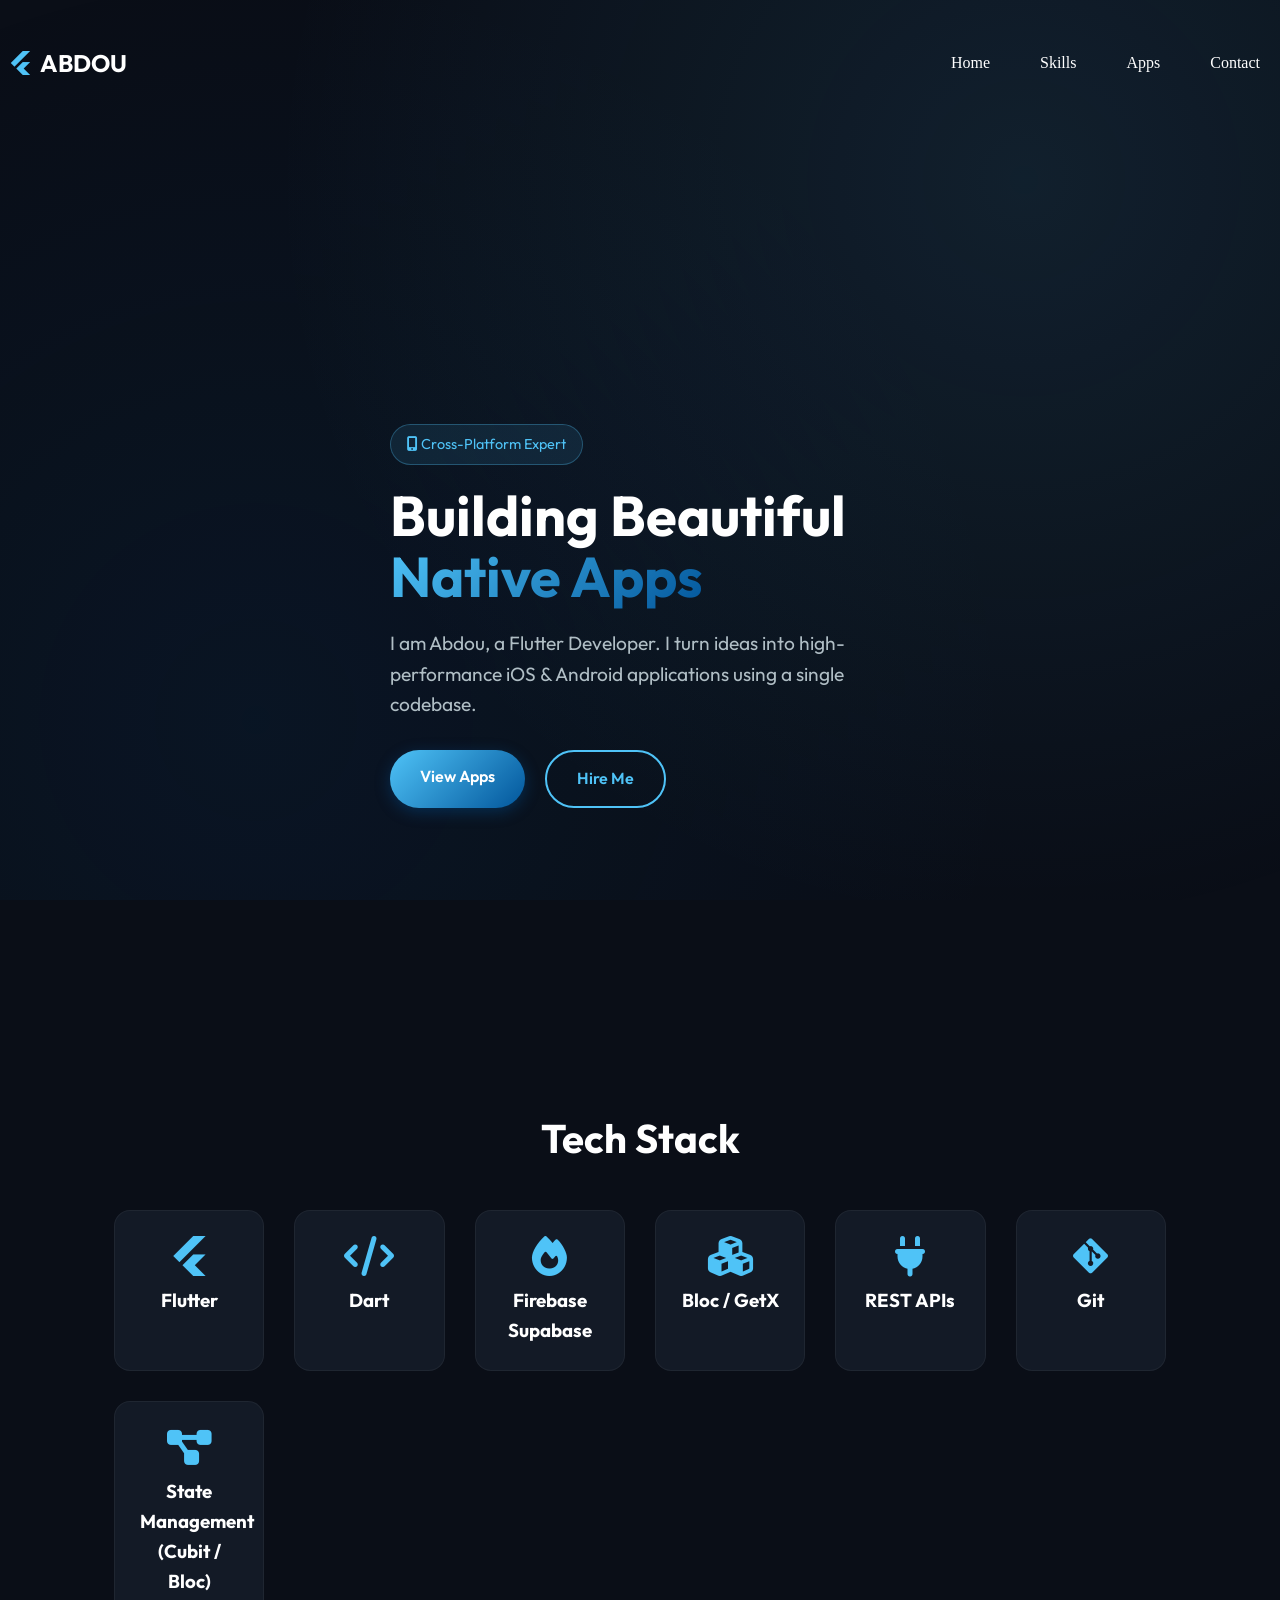
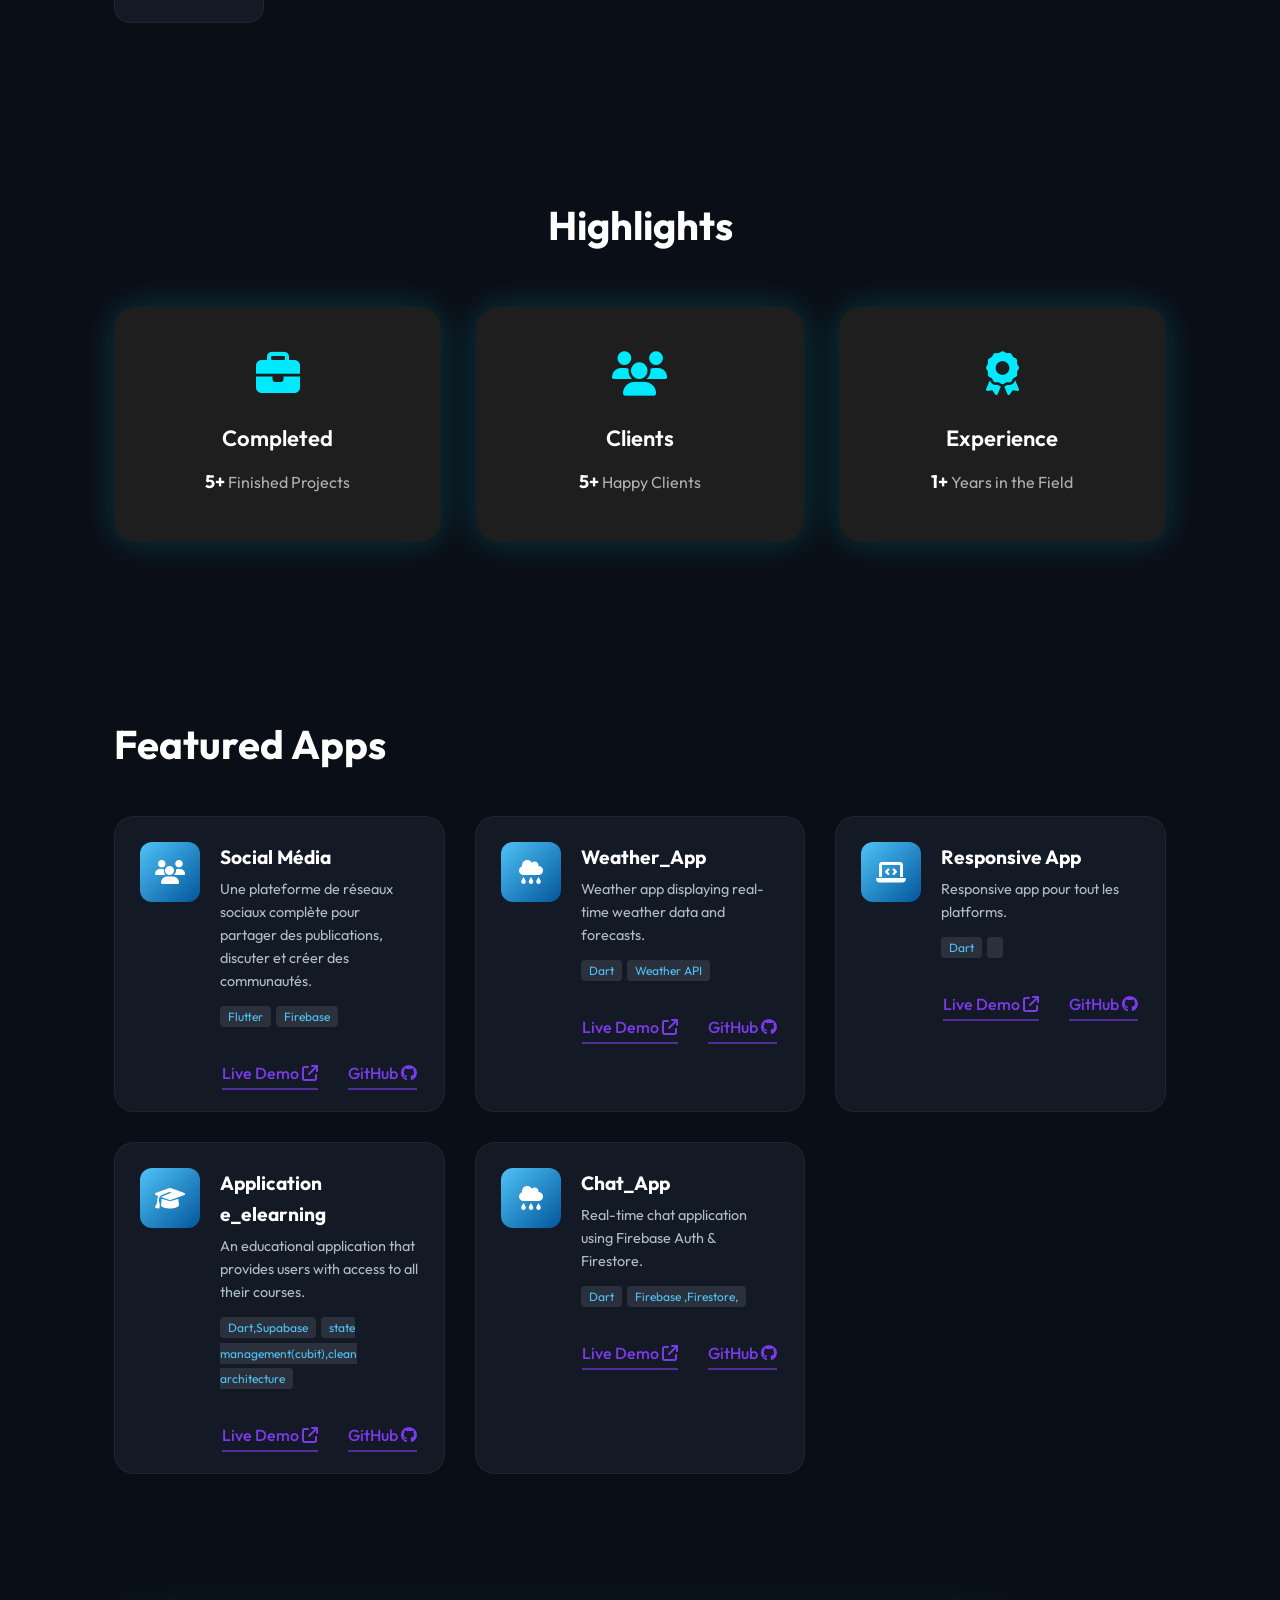
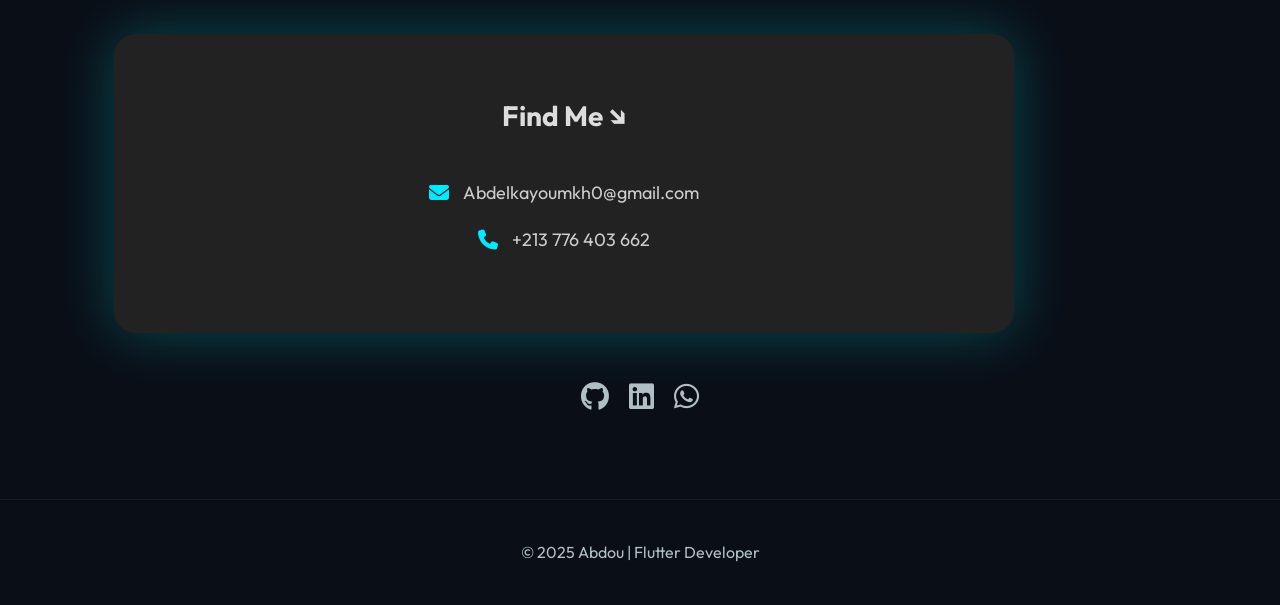
<file: index.html>
<!DOCTYPE html>
<html lang="en">
<head>
  <link href="https://fonts.googleapis.com/icon?family=Material+Icons" rel="stylesheet">
  <meta charset="UTF-8" />
  <meta name="viewport" content="width=device-width, initial-scale=1.0" />
  <title>Abdou | Flutter Developer</title>

  <!-- Google Font -->
  <link rel="preconnect" href="https://fonts.googleapis.com">
  <link rel="preconnect" href="https://fonts.gstatic.com" crossorigin>
  <link href="https://fonts.googleapis.com/css2?family=Outfit:wght@300;400;600;800&display=swap" rel="stylesheet">

  <!-- Font Awesome -->
  <link rel="stylesheet" href="https://cdnjs.cloudflare.com/ajax/libs/font-awesome/6.4.0/css/all.min.css">

  <link rel="stylesheet" href="style.css" />
</head>
<body>

<div class="glow-bg"></div>

<!-- ===== NAVBAR ===== -->
<nav class="navbar">
  
    <a href="#" class="logo"><i class="fab fa-flutter"></i> ABDOU<span class="dot"></span></a>
    <ul class="nav-links">
      <li><a href="#home">Home</a></li>
      <li><a href="#skills">Skills</a></li>
      <li><a href="#apps">Apps</a></li>
      <li><a href="#contact">Contact</a></li>
    </ul>
 
</nav>

<!-- ===== HERO ===== -->
<section class="hero" id="home">
  <div class="container hero-content">
    <div class="badge">
      <i class="fas fa-mobile-alt"></i> Cross-Platform Expert
    </div>
    <h1>Building Beautiful <br><span class="gradient-text">Native Apps</span></h1>
    <p>
      I am Abdou, a Flutter Developer. I turn ideas into high-performance
      iOS & Android applications using a single codebase.
    </p>
    <div class="hero-btns">
      <a href="#apps" class="btn glow-btn">View Apps</a>
      <a href="#contact" class="btn outline-btn">Hire Me</a>
    </div>
  </div>
</section>

<!-- ===== SKILLS ===== -->
<section class="skills" id="skills">
  <div class="container">
    <h2 class="section-title center-title">Tech Stack</h2>
    <div class="skills-grid">
      <div class="skill-card"><i class="fab fa-flutter"></i><h3>Flutter</h3></div>
      <div class="skill-card"><i class="fas fa-code"></i><h3>Dart</h3></div>
      <div class="skill-card"><i class="fas fa-fire"></i><h3>Firebase <br>  Supabase</h3></div>
      <div class="skill-card"><i class="fas fa-cubes"></i><h3>Bloc / GetX</h3></div>
      <div class="skill-card"><i class="fas fa-plug"></i><h3>REST APIs</h3></div>
      <div class="skill-card"><i class="fab fa-git-alt"></i><h3>Git</h3></div>
       <div class="skill-card"><i class="fas fa-project-diagram"></i><h3>State Management<br>(Cubit / Bloc)</h3></div>
    </div>
  </div>
</section>

<!-- ===== HIGHLIGHTS (ADDED) ===== -->
<section class="highlights">
  <div class="container">
    <h2 class="section-title center-title">Highlights</h2>

    <div class="highlights-grid">
      <div class="highlight-card">
        <i class="fas fa-briefcase"></i>
        <h3>Completed</h3>
        <p><strong>5+</strong> Finished Projects</p>
      </div>

      <div class="highlight-card">
        <i class="fas fa-users"></i>
        <h3>Clients</h3>
        <p><strong>5+</strong> Happy Clients</p>
      </div>

      <div class="highlight-card">
        <i class="fas fa-award"></i>
        <h3>Experience</h3>
        <p><strong>1+</strong> Years in the Field</p>
      </div>
    </div>
  </div>
</section>

<!-- ===== APPS ===== -->
<section class="apps" id="apps">
  <div class="container">
    <h2 class="section-title">Featured Apps</h2>

    <div class="apps-grid">

      <!-- App 1 -->
      <div class="app-card">
        <div class="app-icon"><i class="fas fa-users"></i></div>
        <div class="app-info">
          <h3>Social Média</h3>
          <p>Une plateforme de réseaux sociaux complète pour partager des publications, discuter et créer des communautés.</p>
          <div class="tags">
            <span>Flutter</span><span>Firebase</span>
          </div>
           <div class="app-actions">
            <a href="https://abdelkayoum1.github.io/socialmedia/" target="_blank" class="live-demo-link">
              Live Demo <i class="fas fa-arrow-up-right-from-square"></i>
            </a>
            <a href="https://github.com/abdelkayoum1/socialmedia" target="_blank" class="live-demo-link">
              GitHub <i class="fab fa-github"></i>
            </a>
          </div>
        </div>
      </div>

      <!-- App 2 -->
      <div class="app-card">
        <div class="app-icon"><i class="fas fa-cloud-rain"></i></div>
        <div class="app-info">
          <h3>Weather_App</h3>
          <p>Weather app displaying real-time weather data and forecasts.</p>
          <div class="tags">
            <span>Dart</span><span>Weather API</span>
          </div>

          <div class="app-actions">
            <a href="https://abdelkayoum1.github.io/weather_app/" target="_blank" class="live-demo-link">
              Live Demo <i class="fas fa-arrow-up-right-from-square"></i>
            </a>
            <a href="https://github.com/abdelkayoum1/weather_app" target="_blank" class="live-demo-link">
              GitHub <i class="fab fa-github"></i>
            </a>
          </div>
        </div>
      </div>





      <div class="app-card">
        <div class="app-icon"><i class="fas fa-laptop-code"></i></div>
        <div class="app-info">
          <h3>Responsive App</h3>
          <p>Responsive app pour tout les platforms.</p>
          <div class="tags">
            <span>Dart</span><span></span>
          </div>

          <div class="app-actions">
            <a href="https://abdelkayoum1.github.io/flutter_responsive/" target="_blank" class="live-demo-link">
              Live Demo <i class="fas fa-arrow-up-right-from-square"></i>
            </a>
            <a href="https://github.com/abdelkayoum1/flutter_responsive" target="_blank" class="live-demo-link">
              GitHub <i class="fab fa-github"></i>
            </a>
          </div>
        </div>
      </div>






         <div class="app-card">
        <div class="app-icon"><i class="fas fa-graduation-cap"></i></div>
        <div class="app-info">
          <h3>Application e_elearning</h3>
          <p>An educational application that provides users with access to all their courses.</p>
          <div class="tags">
            <span>Dart,Supabase</span><span>state management(cubit),clean architecture</span>
          </div>

          <div class="app-actions">
            <a href="https://abdelkayoum1.github.io/learning/" target="_blank" class="live-demo-link">
              Live Demo <i class="fas fa-arrow-up-right-from-square"></i>
            </a>
            <a href="https://github.com/abdelkayoum1/learning_school" target="_blank" class="live-demo-link">
              GitHub <i class="fab fa-github"></i>
            </a>
          </div>
        </div>
      </div>










       <div class="app-card">
        <div class="app-icon"><i class="fas fa-cloud-rain"></i></div>
        <div class="app-info">
          <h3>Chat_App</h3>
          <p>Real-time chat application using Firebase Auth & Firestore.</p>
          <div class="tags">
            <span>Dart</span><span>Firebase ,Firestore,</span>
          </div>

          <div class="app-actions">
            <a href=" https://abdelkayoum1.github.io/chat_app/" target="_blank" class="live-demo-link">
              Live Demo <i class="fas fa-arrow-up-right-from-square"></i>
            </a>
            <a href="https://github.com/abdelkayoum1/chat_app" target="_blank" class="live-demo-link">
              GitHub <i class="fab fa-github"></i>
            </a>
          </div>
        </div>
      </div>

     

    </div>
  </div>
</section>

<!-- ===== CONTACT ===== -->
<section class="contact" id="contact">
  <div class="container">
    <div class="find-card">
      <h2>Find Me ↘</h2>
      <div class="find-item"><i class="fas fa-envelope"></i> Abdelkayoumkh0@gmail.com</div>
      <div class="find-item"><i class="fas fa-phone"></i> +213 776 403 662</div>
    </div>

    <div class="social-links-row">
      <a href="https://github.com/abdelkayoum1"><i class="fab fa-github"></i></a>
      <a href="https://www.linkedin.com"><i class="fab fa-linkedin"></i></a>
      <a href="https://wa.me/213776403662"><i class="fab fa-whatsapp"></i></a>
    </div>
  </div>
</section>

<footer>
  <p>© 2025 Abdou | Flutter Developer</p>
</footer>

</body>
</html>
</file>
<file: style.css>
/* ===== Flutter Theme Variables ===== */
:root {
  --bg-color: #0a0e17;       /* Dark Blue/Black Background */
  --card-bg: #131a26;        /* Slightly lighter for cards */
  --primary: #4FC3F7;        /* Flutter Light Blue */
  --accent: #02569B;         /* Flutter Dark Blue */
  --text-main: #ffffff;
  --text-muted: #b0bec5;
  --gradient: linear-gradient(135deg, var(--primary), var(--accent));
  --font-main: 'Outfit', sans-serif;
  --radius: 16px;
  --transition: all 0.3s ease;
}

* { margin: 0; padding: 0; box-sizing: border-box; }

body {
  background-color: var(--bg-color);
  color: var(--text-main);
  font-family: var(--font-main);
  line-height: 1.6;
  overflow-x: hidden;
}

/* Background Glow (Blueish) */
.glow-bg {
  position: fixed; top: 0; left: 0; width: 100%; height: 100%;
  background: radial-gradient(circle at 80% 20%, rgba(79, 195, 247, 0.1), transparent 60%),
              radial-gradient(circle at 20% 80%, rgba(2, 86, 155, 0.1), transparent 60%);
  z-index: -1; pointer-events: none;
}

.container { max-width: 1100px; margin: 0 auto; padding: 0 24px; }

/* ===== Typography ===== */
h1 { font-size: 3.5rem; line-height: 1.1; margin-bottom: 20px; }
.gradient-text {
  background: var(--gradient); -webkit-background-clip: text;
  background-clip: text; color: transparent;
}
.section-title { font-size: 2.5rem; margin-bottom: 40px; }
.center-title { text-align: center; }

/* ===== Navbar ===== */
.navbar {
  display: flex;
  justify-content: space-between;
  align-items: center;
  top: 1; width: 100%; padding: 20px 0; z-index: 1000;
  margin: 10px;
  /* background: rgba(10, 14, 23, 0.9); backdrop-filter: blur(10px);
  border-bottom: 1px solid rgba(79, 195, 247, 0.1); */
}
.nav-container { display: flex; justify-content: space-between; align-items: center; }
.logo { font-size: 1.5rem; font-weight: 700; color: var(--text-main); text-decoration: none; }
.logo i { color: var(--primary); margin-right: 5px; }

.nav-links { display: flex; gap: 30px; list-style: none; }
.nav-link { text-decoration: none; color:  #ffffff;; font-weight: 500; transition: var(--transition); }
.nav-link:hover, .nav-link.active { color: var(--primary); }
.menu-toggle { display: none; font-size: 1.5rem; color: var(--text-main); cursor: pointer; }

/* ===== Hero Section ===== */
.hero { min-height: 100vh; display: flex; align-items: center; padding-top: 80px; }
.badge {
  display: inline-block; padding: 8px 16px; background: rgba(79, 195, 247, 0.1);
  color: var(--primary); border-radius: 50px; font-size: 0.9rem; margin-bottom: 20px;
  border: 1px solid rgba(79, 195, 247, 0.3);
}
.hero p { font-size: 1.2rem; color: var(--text-muted); max-width: 500px; margin-bottom: 30px; }

.hero-btns { display: flex; gap: 20px; }
.btn {
  padding: 14px 30px; border-radius: 50px; text-decoration: none; font-weight: 600;
  border: none; cursor: pointer; transition: var(--transition); font-size: 1rem;
}
.glow-btn { background: var(--gradient); color: white; box-shadow: 0 4px 15px rgba(2, 86, 155, 0.4); }
.outline-btn { border: 2px solid var(--primary); color: var(--primary); background: transparent; }

/* ===== Skills Grid ===== */
.skills { padding: 80px 0; }
.skills-grid {
  display: grid; grid-template-columns: repeat(auto-fit, minmax(140px, 1fr)); gap: 30px;
}

.navbar   ul li a{

  color: white;
  font-family:Cambria, Cochin, Georgia, Times, 'Times New Roman', serif;
  padding: 10px;
  border-radius: 3px;
  transition: .5s;
  text-decoration: none;
  
}
.navbar   ul {

  margin: 20px;
  
}

.navbar  ul li a:hover{

  background: red;

  
}

.navbar   ul :hover{

transform: translateY(-3px);
transition: .5s;
   box-shadow:
    0 0 0 rgba(0,0,0,0),
    0 0 10px rgba(0, 255, 255, 0.35);
}

.skill-card {
  background: var(--card-bg); padding: 25px; border-radius: var(--radius);
  text-align: center; border: 1px solid rgba(255,255,255,0.05); transition: var(--transition);
}
.skill-card i { font-size: 2.5rem; color: var(--primary); margin-bottom: 10px; }
.skill-card:hover { transform: translateY(-5px); border-color: var(--primary); }

/* ===== Apps (Projects) ===== */
.apps { padding: 80px 0; }
.apps-grid { display: grid; grid-template-columns: repeat(auto-fit, minmax(280px, 1fr)); gap: 30px; }

.app-card {
  background: var(--card-bg); border-radius: 20px; padding: 25px;
  display: flex; align-items: flex-start; gap: 20px;
  border: 1px solid rgba(255,255,255,0.05); transition: var(--transition);
}
.app-card:hover { background: rgba(79, 195, 247, 0.05); border-color: var(--primary); }

.app-icon {
  width: 60px; height: 60px; background: var(--gradient); border-radius: 12px;
  display: flex; align-items: center; justify-content: center; font-size: 1.5rem; color: white;
  flex-shrink: 0;
}
.app-info h3 { font-size: 1.2rem; margin-bottom: 5px; }
.app-info p { font-size: 0.9rem; color: var(--text-muted); margin-bottom: 10px; }
.tags span {
  font-size: 0.75rem; background: rgba(255,255,255,0.1); padding: 3px 8px;
  border-radius: 4px; color: var(--primary); margin-right: 5px;
}

/* ===== Contact Form (BIG INPUTS STYLE) ===== */
.contact { padding: 80px 0; }
.contact-container { text-align: center; max-width: 600px; margin: 0 auto; }

.app-form { margin-top: 40px; text-align: left; }

.input-group { margin-bottom: 25px; }

/* THE BIG INPUTS YOU ASKED FOR */
.input-group input, 
.input-group textarea {
  width: 100%;
  padding: 20px; 
  background-color: #131a26 !important; 
  border: 1px solid rgba(79, 195, 247, 0.3) !important;
  color: white !important;
  border-radius: 12px;
  outline: none;
  font-family: var(--font-main);
  
  /* Big Size */
  font-size: 18px !important; 
  height: 65px; 
  transition: all 0.3s ease;
}

.input-group textarea { height: 180px; resize: none; }

.input-group input:focus, 
.input-group textarea:focus {
  border-color: var(--primary) !important;
  box-shadow: 0 0 15px rgba(79, 195, 247, 0.2);
}

.full-width { width: 100%; padding: 18px; font-size: 18px; margin-top: 10px; }

.social-links-row { margin-top: 40px; display: flex; justify-content: center; gap: 20px; }
.social-links-row a {
  color: var(--text-muted); font-size: 1.8rem; transition: var(--transition);
}
.social-links-row a:hover { color: var(--primary); transform: scale(1.1); }

footer { text-align: center; padding: 40px 0; color: var(--text-muted); border-top: 1px solid rgba(255,255,255,0.05); }

/* ===== Mobile Responsive ===== */

/* ===== FIND ME ===== */
.find-me {
  padding: 80px 20px;
  display: flex;
  justify-content: center;
}

.find-card {
  width: 100%;
  max-width: 900px;
  background: #222;
  border-radius: 22px;
  padding: 60px 20px;
  text-align: center;
  box-shadow: 0 0 60px rgba(0, 255, 255, 0.25);
}

.find-card h2 {
  font-size: 28px;
  margin-bottom: 40px;
  color: #ddd;
}

.find-item {
  display: flex;
  justify-content: center;
  align-items: center;
  gap: 14px;
  margin: 18px 0;
  font-size: 18px;
  color: #ccc;
}

.find-item i {
  font-size: 20px;
  color: #00eaff;
}
/* ===== TOOLTIP ===== */
.tooltip {
  position: relative;
  cursor: pointer;
}

.tooltip {
  position: absolute;
  bottom: -45px;
  left: 50%;
  transform: translateX(-50%);
  background: #6c5ce7;   /* نفس اللون البنفسجي */
  color: #000;
  padding: 8px 14px;
  border-radius: 10px;
  font-size: 14px;
  white-space: nowrap;
  opacity: 0;
  pointer-events: none;
  transition: 0.3s ease;
  box-shadow: 0 10px 30px rgba(0,0,0,0.3);
}

.tooltip:hover .tooltip {
  opacity: 1;
}
/* ===== LIVE DEMO TEXT LINK ===== */
.live-demo-link {
  display: inline-block;
  margin-top: 14px;
  font-size: 16px;
  font-weight: 500;
  color: #7c3aed; /* بنفسجي */
  text-decoration: none;
  position: relative;
  transition: color 0.3s ease;
}

/* underline effect */
.live-demo-link::after {
  content: "";
  position: absolute;
  left: 0;
  bottom: -4px;
  width: 100%;
  height: 2px;
  background: #7c3aed;
  opacity: 0.6;
  transition: opacity 0.3s ease;
}

.live-demo-link:hover {
  color: #a78bfa;
}

.live-demo-link:hover::after {
  opacity: 1;
}
/* ===== LIVE DEMO BUTTON (SAME AS IMAGE 1) ===== */
.live-demo-btn {
  margin-top: 18px;
  display: inline-flex;
  align-items: center;
  gap: 8px;

  padding: 12px 18px;
  border-radius: 14px;

  background: #1f2937;            /* dark card color */
  color: #e5e7eb;

  font-size: 14px;
  font-weight: 500;
  text-decoration: none;

  border: 1px solid rgba(255,255,255,0.08);
  transition: all 0.3s ease;
}

/* hover effect */
.live-demo-btn:hover {
  background: #111827;
  border-color: #7c3aed;          /* purple glow */
  color: #ffffff;
}

.live-demo-btn i {
  font-size: 13px;
}
.app-actions {
  display: flex;
  justify-content: center;
  display: flex;
  gap: 30px;        /* المسافة بين Live Demo و GitHub */
  margin-top: 18px;
}
/* ===============================
   HIGHLIGHTS SECTION
================================ */
.highlights {
  padding: 90px 0;
}

.highlights .section-title {
  text-align: center;
  margin-bottom: 50px;
}

.highlights-grid {
  display: grid;
  grid-template-columns: repeat(auto-fit, minmax(260px, 1fr));
  gap: 35px;
}

/* Card */
.highlight-card {
  background: #1e1e1e;
  border-radius: 22px;
  padding: 45px 30px;
  text-align: center;
  position: relative;

  box-shadow:
    0 0 0 rgba(0,0,0,0),
    0 0 35px rgba(0, 255, 255, 0.18);

  transition: all 0.35s ease;
}

/* Glow on hover */
.highlight-card:hover {
  transform: translateY(-10px);
  box-shadow:
    0 0 0 rgba(0,0,0,0),
    0 0 55px rgba(0, 255, 255, 0.35);
}

/* Icon */
.highlight-card i {
  font-size: 44px;
  color: #00eaff;
  margin-bottom: 25px;
}

/* Title */
.highlight-card h3 {
  font-size: 22px;
  font-weight: 600;
  margin-bottom: 12px;
  color: #fff;
}

/* Text */
.highlight-card p {
  font-size: 16px;
  color: #b0b0b0;
}

/* Number emphasis */
.highlight-card p strong {
  color: #ffffff;
  font-size: 18px;
}
/* ===== NAV LINKS ANIMATION ===== */
.nav-links {
  display: flex;
  gap: 30px;
}

.nav-link {
  position: relative;
  color: #cfcfcf;
  font-size: 16px;
  font-weight: 500;
  text-decoration: none;
  transition: color 0.3s ease;
}

/* underline */
.nav-link::after {
  content: "";
  position: absolute;
  left: 0;
  bottom: -6px;
  width: 0;
  height: 2px;
  background: #7c3aed;
  transition: width 0.3s ease;
}

/* hover */
.nav-link:hover {
  color: #ffffff;
}

.nav-link:hover::after {
  width: 100%;
}

/* active link */
.nav-link.active {
  color: #ffffff;
}

.nav-link.active::after {
  width: 100%;
}
</file>
